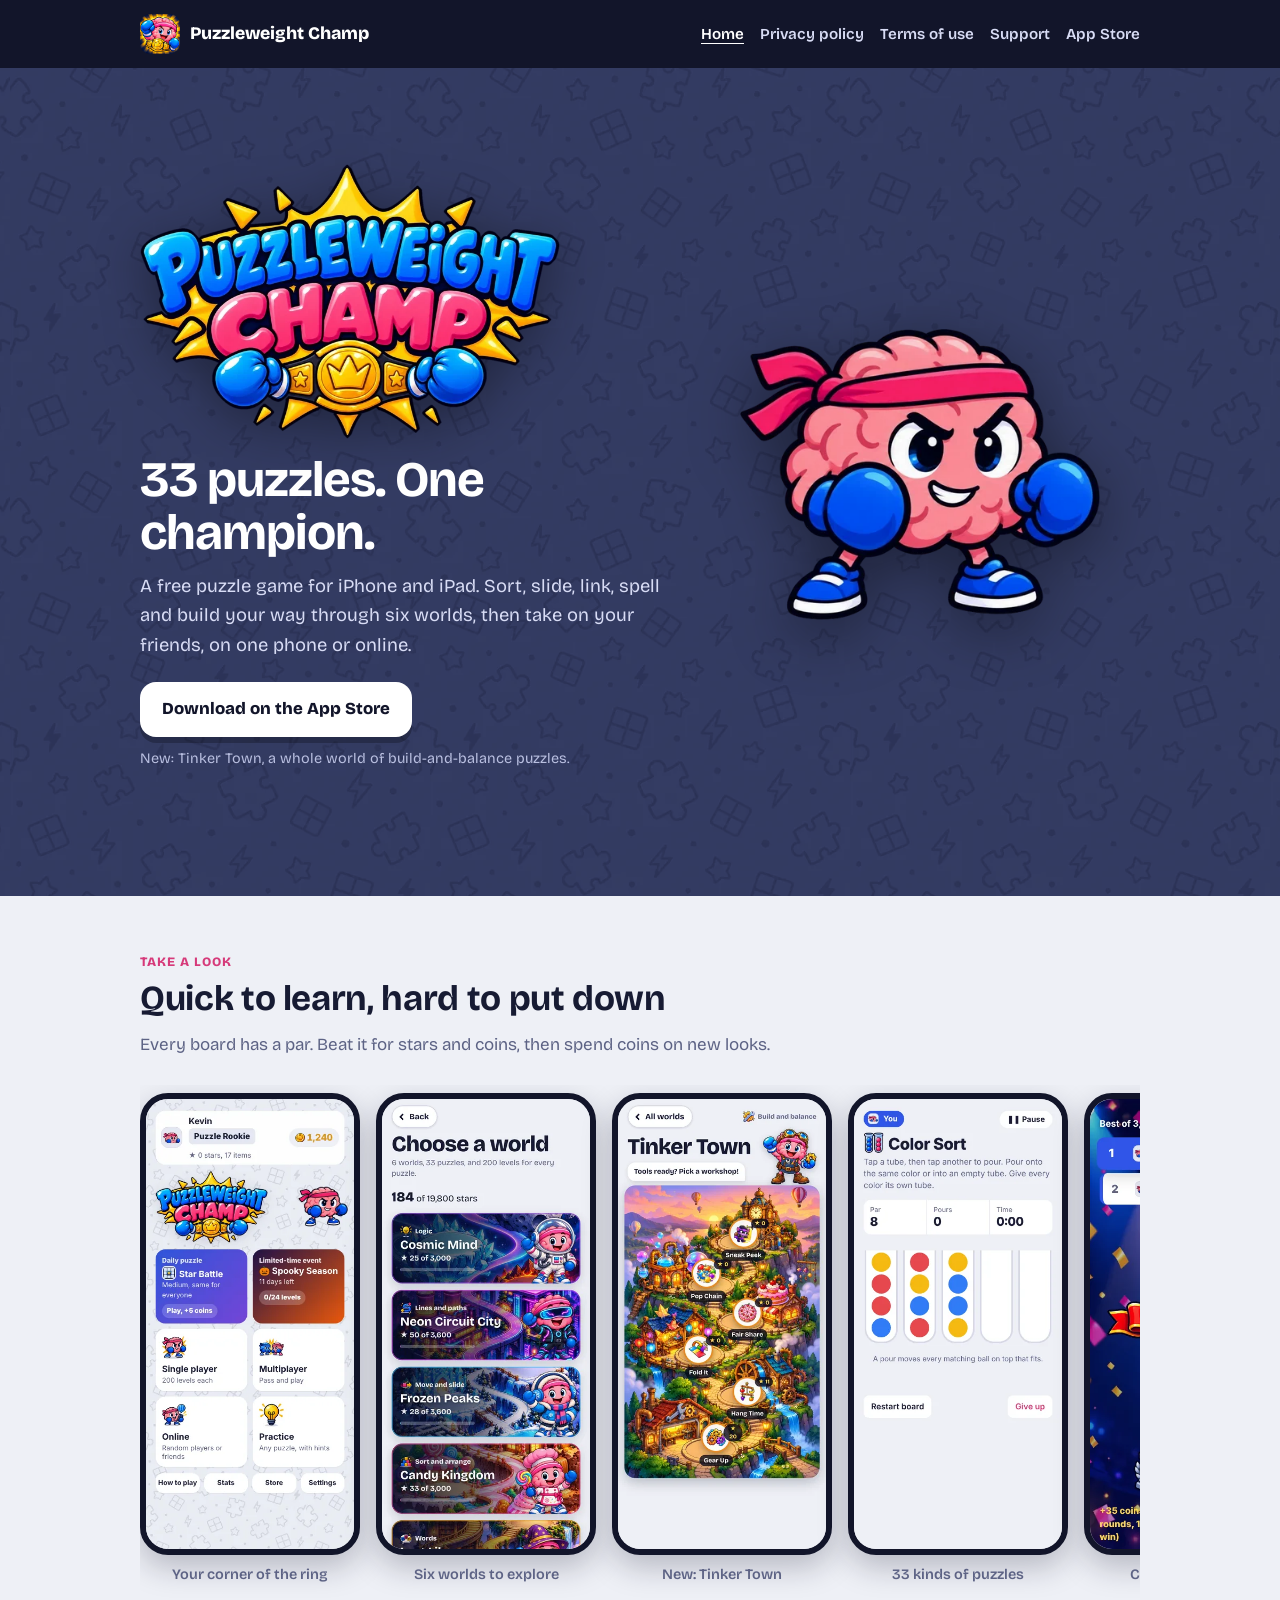
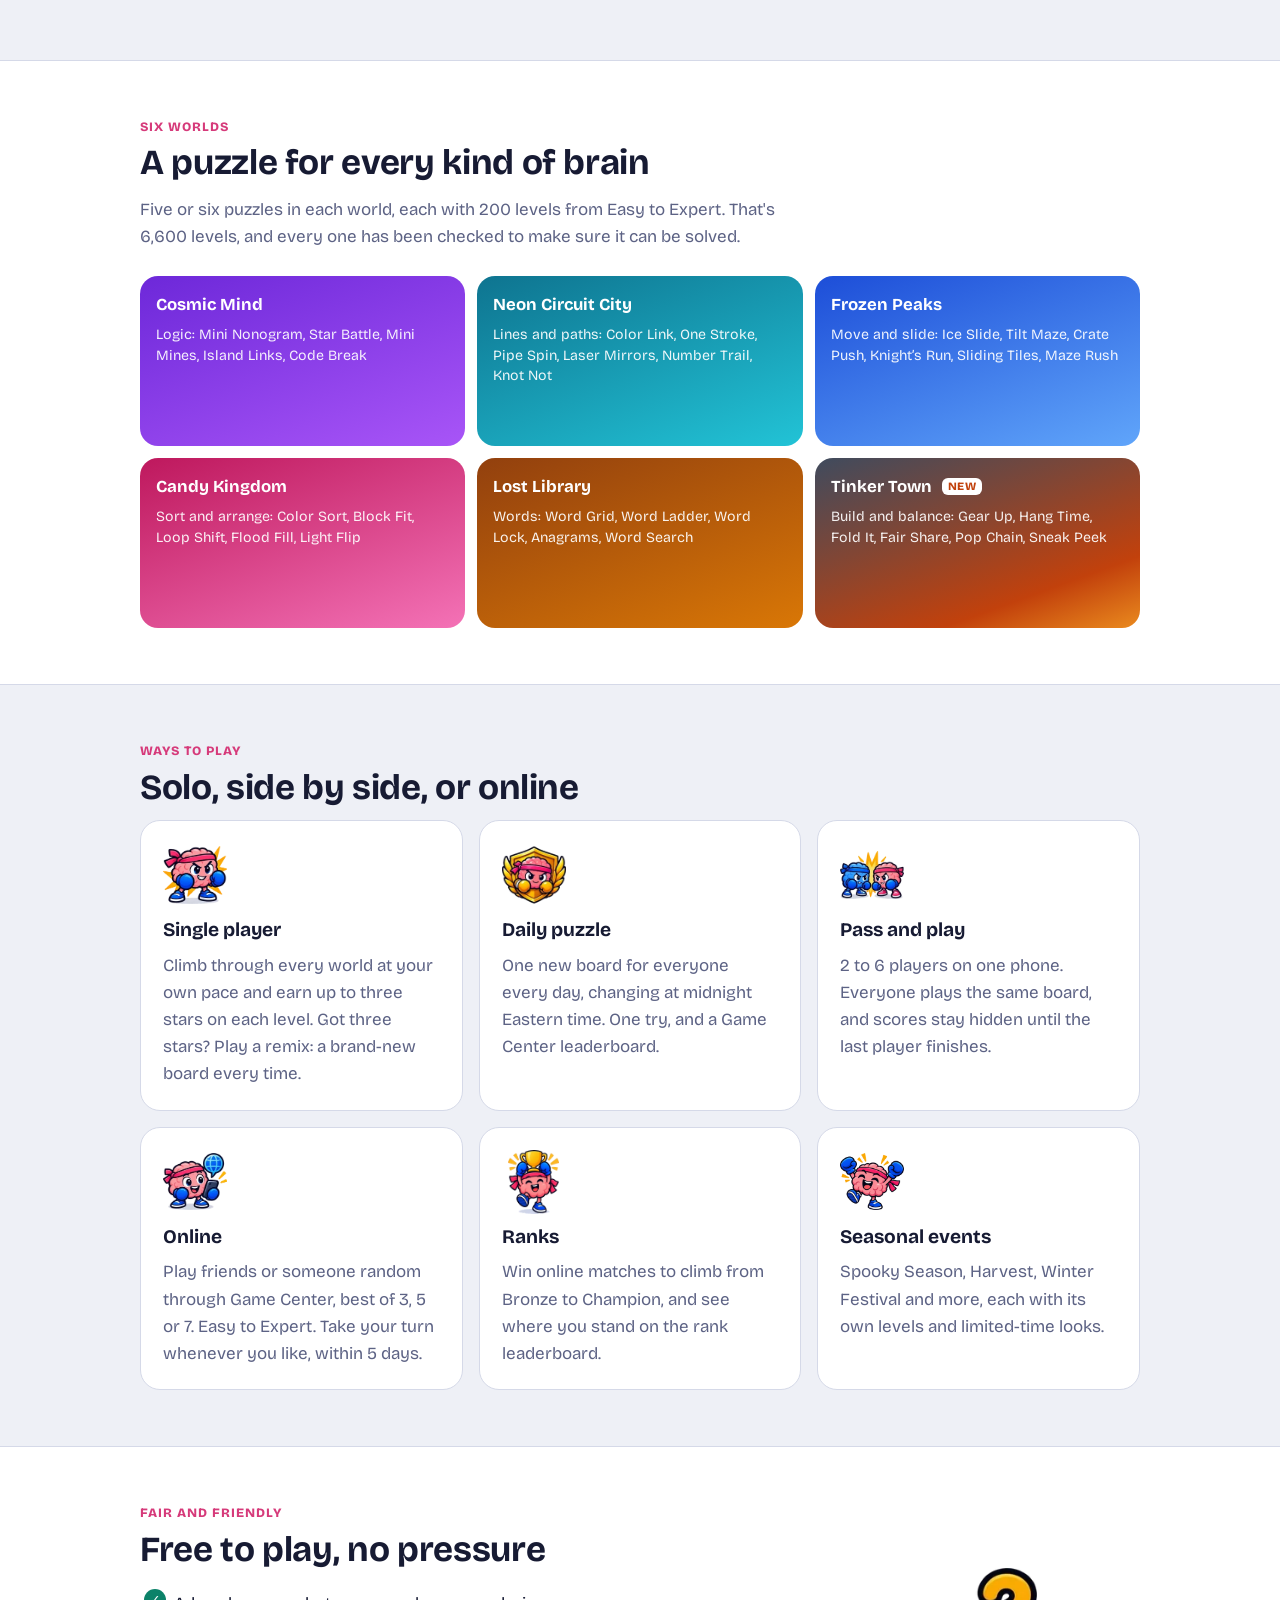
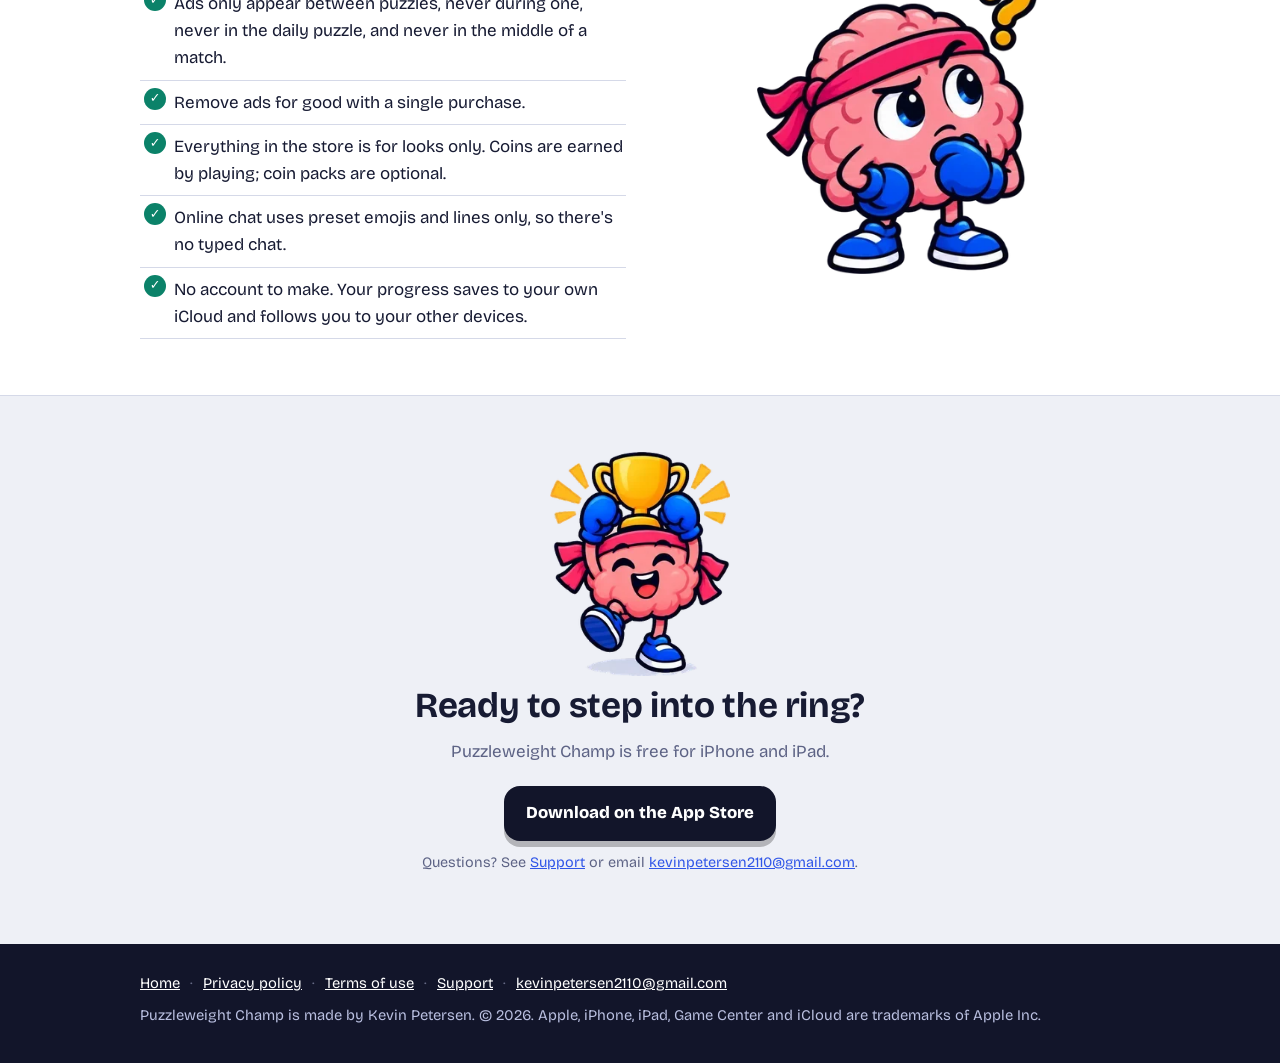
<file: index.html>
<!doctype html>
<html lang="en">
<head>
<meta charset="utf-8">
<meta name="viewport" content="width=device-width, initial-scale=1">
<meta name="apple-itunes-app" content="app-id=6825614584">
<title>Puzzleweight Champ: 33 puzzles, one champion</title>
<meta name="description" content="A free puzzle game for iPhone and iPad: 33 kinds of puzzles across six worlds, a daily puzzle, and matches against friends on one phone or online.">
<meta property="og:title" content="Puzzleweight Champ: 33 puzzles, one champion">
<meta property="og:description" content="A free puzzle game for iPhone and iPad: 33 kinds of puzzles across six worlds, a daily puzzle, and matches against friends on one phone or online.">
<meta property="og:image" content="icon.png">
<link rel="icon" type="image/png" href="favicon.png">
<link rel="apple-touch-icon" href="apple-touch-icon.png">
<link rel="preconnect" href="https://fonts.googleapis.com">
<link rel="preconnect" href="https://fonts.gstatic.com" crossorigin>
<link href="https://fonts.googleapis.com/css2?family=Bricolage+Grotesque:opsz,wght@12..96,400..800&display=swap" rel="stylesheet">
<link rel="stylesheet" href="style.css">
</head>
<body>
<header class="site-head"><div class="wrap">
  <a class="brand" href="index.html"><img src="icon.png" alt="">Puzzleweight Champ</a>
  <nav class="nav" aria-label="Main"><a href="index.html" aria-current="page">Home</a><a href="privacy.html">Privacy policy</a><a href="terms.html">Terms of use</a><a href="support.html">Support</a><a href="https://apps.apple.com/us/app/puzzleweight-champ/id6825614584">App Store</a></nav>
</div></header>

<main>
<section class="hero"><div class="wrap">
  <div>
    <img class="logo" src="logo.webp" width="720" height="471" alt="Puzzleweight Champ">
    <h1>33 puzzles. One champion.</h1>
    <p class="lead">A free puzzle game for iPhone and iPad. Sort, slide, link, spell and build your way through six worlds, then take on your friends, on one phone or online.</p>
    <a class="btn" href="https://apps.apple.com/us/app/puzzleweight-champ/id6825614584">Download on the App Store</a>
    <p class="note">New: Tinker Town, a whole world of build-and-balance puzzles.</p>
  </div>
  <img class="mascot" src="ready.webp" width="445" height="360" alt="Champ, the boxing brain mascot, ready to play">
</div></section>

<section><div class="wrap">
  <p class="kicker">Take a look</p>
  <h2>Quick to learn, hard to put down</h2>
  <p class="sub">Every board has a par. Beat it for stars and coins, then spend coins on new looks.</p>
  <div class="shots">
    <figure><img src="shot-home.webp" width="390" height="844" alt="Main menu with the daily puzzle, events and game modes" loading="lazy"><figcaption>Your corner of the ring</figcaption></figure>
    <figure><img src="shot-worlds.webp" width="390" height="844" alt="Six puzzle worlds: Cosmic Mind, Neon Circuit City, Frozen Peaks, Candy Kingdom, Lost Library and Tinker Town" loading="lazy"><figcaption>Six worlds to explore</figcaption></figure>
    <figure><img src="shot-tinker.webp" width="390" height="844" alt="The Tinker Town map with six workshop puzzles" loading="lazy"><figcaption>New: Tinker Town</figcaption></figure>
    <figure><img src="shot-puzzle.webp" width="390" height="844" alt="A Color Sort puzzle with tubes of colored balls" loading="lazy"><figcaption>33 kinds of puzzles</figcaption></figure>
    <figure><img src="shot-finale.webp" width="390" height="844" alt="Final results of a match with a winner banner and podium" loading="lazy"><figcaption>Crown a champion</figcaption></figure>
    <figure><img src="shot-online.webp" width="390" height="844" alt="An online match with standings and the next puzzle" loading="lazy"><figcaption>Play friends online</figcaption></figure>
    <figure><img src="shot-store.webp" width="390" height="844" alt="The store with avatars, colors and emotes" loading="lazy"><figcaption>Make it yours</figcaption></figure>
  </div>
</div></section>

<section class="band"><div class="wrap">
  <p class="kicker">Six worlds</p>
  <h2>A puzzle for every kind of brain</h2>
  <p class="sub">Five or six puzzles in each world, each with 200 levels from Easy to Expert. That's 6,600 levels, and every one has been checked to make sure it can be solved.</p>
  <div class="worlds">
    <div class="world w1"><b>Cosmic Mind</b><small>Logic: Mini Nonogram, Star Battle, Mini Mines, Island Links, Code Break</small></div>
    <div class="world w2"><b>Neon Circuit City</b><small>Lines and paths: Color Link, One Stroke, Pipe Spin, Laser Mirrors, Number Trail, Knot Not</small></div>
    <div class="world w3"><b>Frozen Peaks</b><small>Move and slide: Ice Slide, Tilt Maze, Crate Push, Knight’s Run, Sliding Tiles, Maze Rush</small></div>
    <div class="world w4"><b>Candy Kingdom</b><small>Sort and arrange: Color Sort, Block Fit, Loop Shift, Flood Fill, Light Flip</small></div>
    <div class="world w5"><b>Lost Library</b><small>Words: Word Grid, Word Ladder, Word Lock, Anagrams, Word Search</small></div>
    <div class="world w6"><b>Tinker Town <i class="newtag">New</i></b><small>Build and balance: Gear Up, Hang Time, Fold It, Fair Share, Pop Chain, Sneak Peek</small></div>
  </div>
</div></section>

<section><div class="wrap">
  <p class="kicker">Ways to play</p>
  <h2>Solo, side by side, or online</h2>
  <div class="grid">
    <div class="card"><img class="ic" src="md_single.webp" alt=""><h3>Single player</h3><p>Climb through every world at your own pace and earn up to three stars on each level. Got three stars? Play a remix: a brand-new board every time.</p></div>
    <div class="card"><img class="ic" src="rk_gold.webp" alt=""><h3>Daily puzzle</h3><p>One new board for everyone every day, changing at midnight Eastern time. One try, and a Game Center leaderboard.</p></div>
    <div class="card"><img class="ic" src="md_multi.webp" alt=""><h3>Pass and play</h3><p>2 to 6 players on one phone. Everyone plays the same board, and scores stay hidden until the last player finishes.</p></div>
    <div class="card"><img class="ic" src="md_online.webp" alt=""><h3>Online</h3><p>Play friends or someone random through Game Center, best of 3, 5 or 7. Easy to Expert. Take your turn whenever you like, within 5 days.</p></div>
    <div class="card"><img class="ic" src="trophy.webp" alt=""><h3>Ranks</h3><p>Win online matches to climb from Bronze to Champion, and see where you stand on the rank leaderboard.</p></div>
    <div class="card"><img class="ic" src="cheer.webp" alt=""><h3>Seasonal events</h3><p>Spooky Season, Harvest, Winter Festival and more, each with its own levels and limited-time looks.</p></div>
  </div>
</div></section>

<section class="band"><div class="wrap split">
  <div>
    <p class="kicker">Fair and friendly</p>
    <h2>Free to play, no pressure</h2>
    <ul class="ticks">
      <li>Ads only appear between puzzles, never during one, never in the daily puzzle, and never in the middle of a match.</li>
      <li>Remove ads for good with a single purchase.</li>
      <li>Everything in the store is for looks only. Coins are earned by playing; coin packs are optional.</li>
      <li>Online chat uses preset emojis and lines only, so there's no typed chat.</li>
      <li>No account to make. Your progress saves to your own iCloud and follows you to your other devices.</li>
    </ul>
  </div>
  <img src="think.webp" width="330" height="360" alt="Champ thinking" style="justify-self:center;width:min(280px,80%)" loading="lazy">
</div></section>

<section id="get"><div class="wrap cta">
  <img src="trophy.webp" width="241" height="300" alt="Champ holding a trophy" loading="lazy">
  <h2>Ready to step into the ring?</h2>
  <p class="sub" style="margin:0 auto 20px">Puzzleweight Champ is free for iPhone and iPad.</p>
  <a class="btn" href="https://apps.apple.com/us/app/puzzleweight-champ/id6825614584">Download on the App Store</a>
  <p class="note">Questions? See <a href="support.html">Support</a> or email <a href="mailto:kevinpetersen2110@gmail.com">kevinpetersen2110@gmail.com</a>.</p>
</div></section>
</main>
<footer class="site-foot"><div class="wrap">
  <div class="links"><a href="index.html">Home</a><span>·</span><a href="privacy.html">Privacy policy</a><span>·</span><a href="terms.html">Terms of use</a><span>·</span><a href="support.html">Support</a><span>·</span><a href="mailto:kevinpetersen2110@gmail.com">kevinpetersen2110@gmail.com</a></div>
  <div>Puzzleweight Champ is made by Kevin Petersen. © 2026. Apple, iPhone, iPad, Game Center and iCloud are trademarks of Apple Inc.</div>
</div></footer>
</body>
</html>
</file>
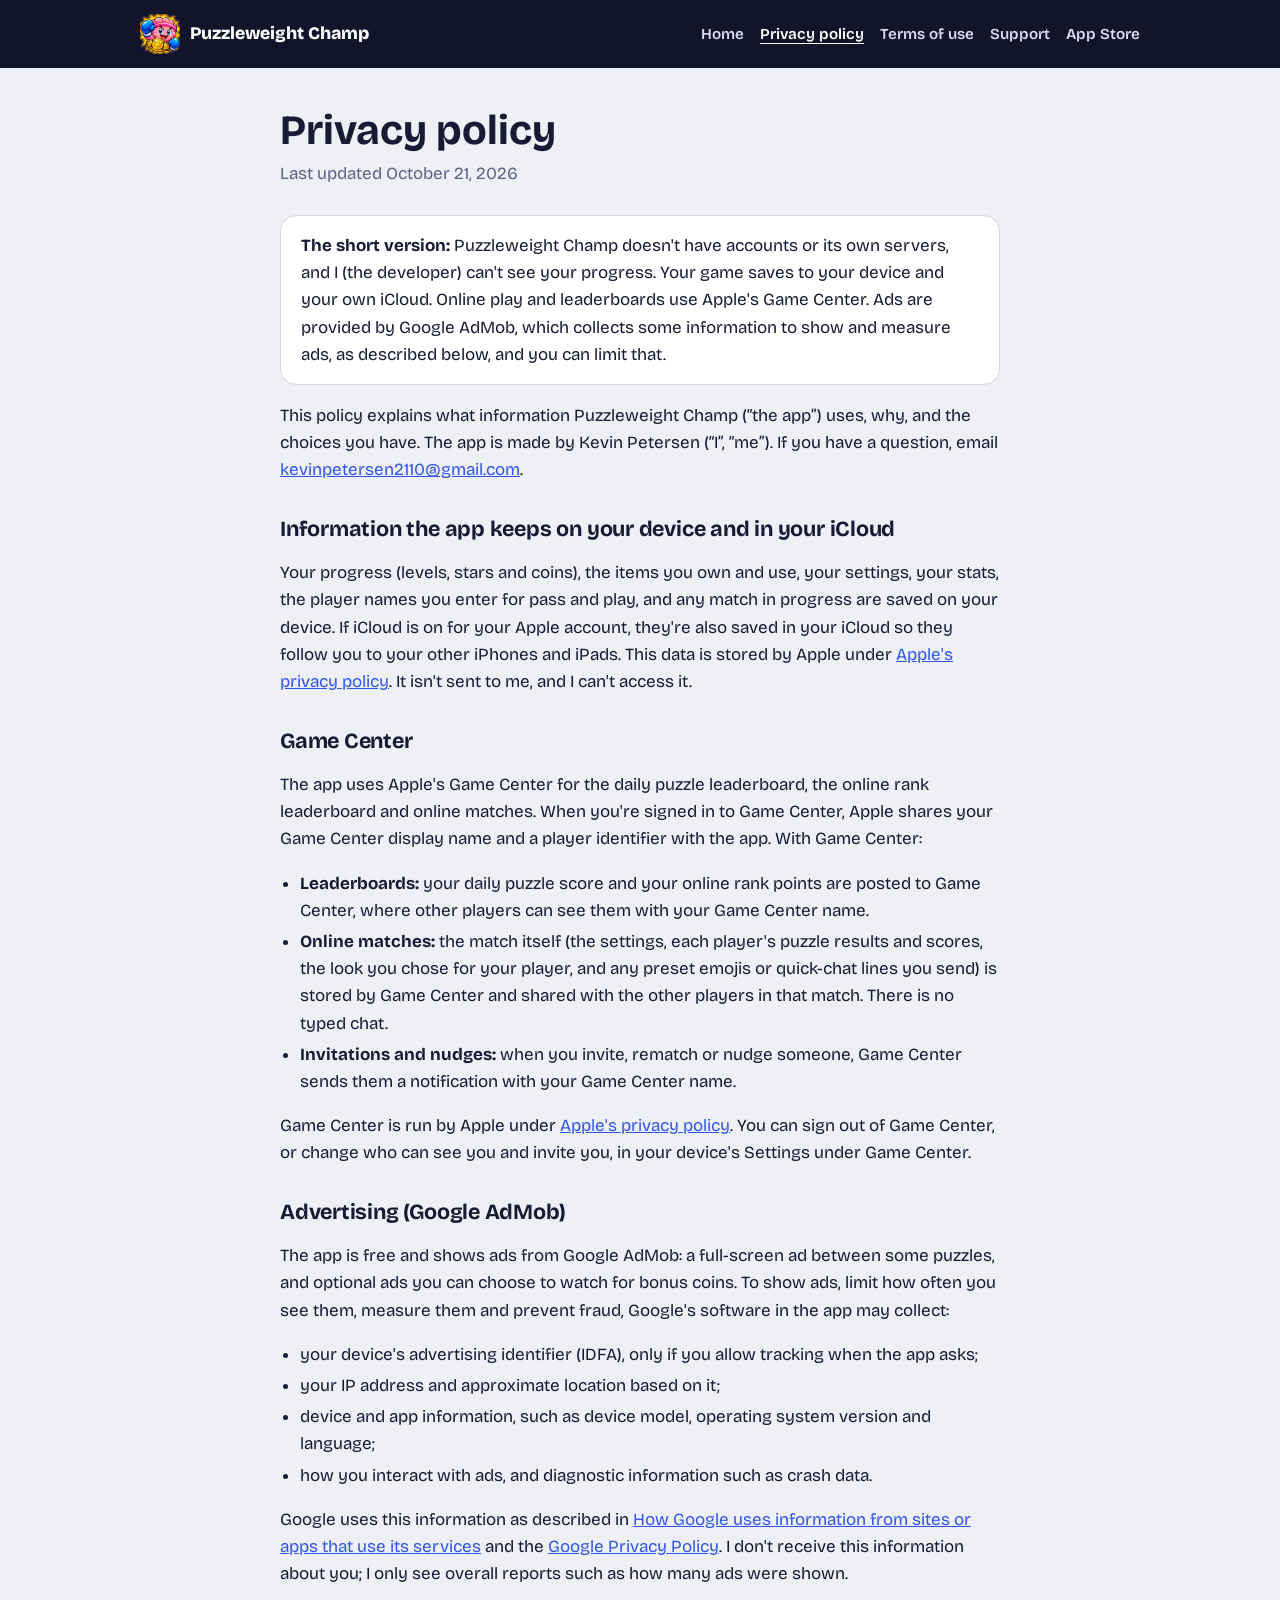
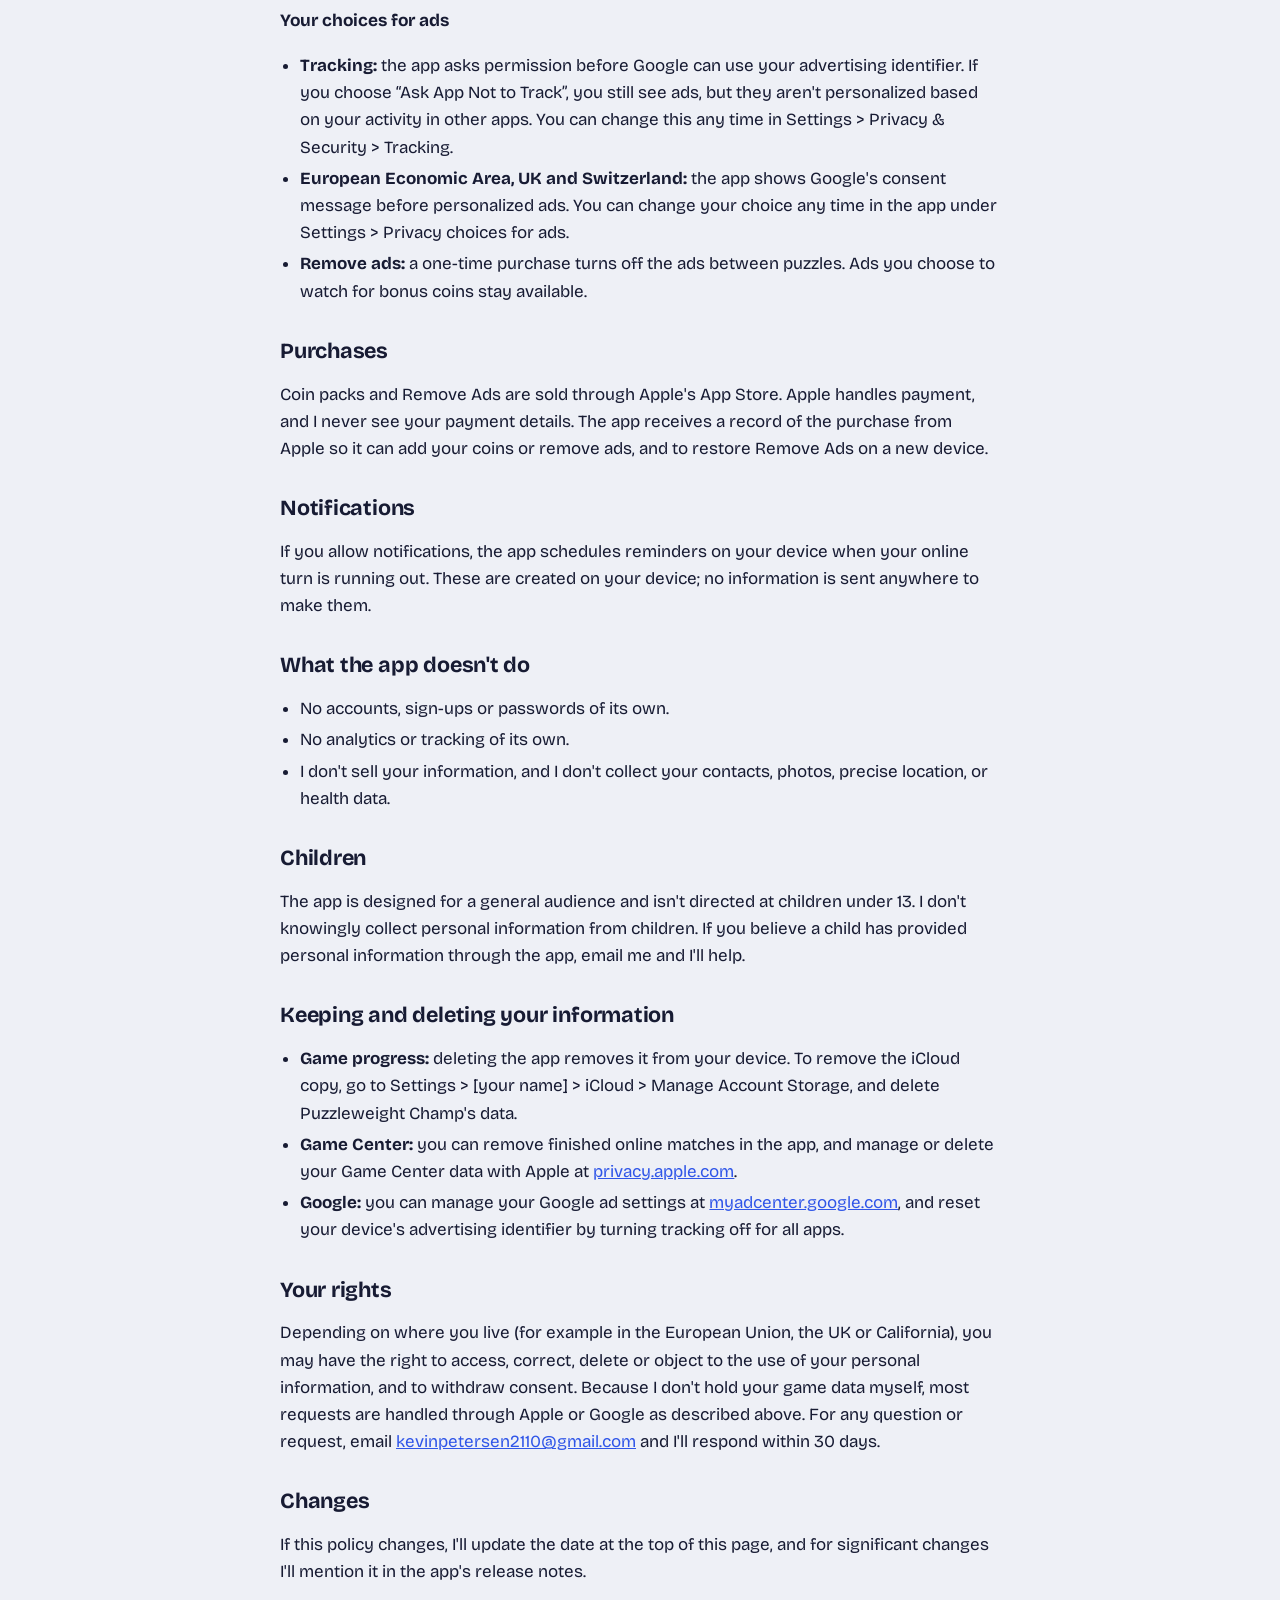
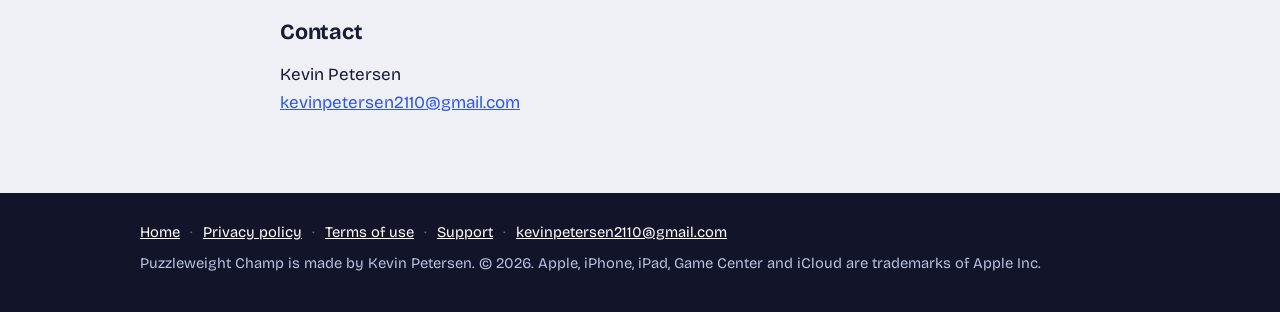
<file: privacy.html>
<!doctype html>
<html lang="en">
<head>
<meta charset="utf-8">
<meta name="viewport" content="width=device-width, initial-scale=1">
<title>Privacy policy · Puzzleweight Champ</title>
<meta name="description" content="How Puzzleweight Champ handles your information.">
<meta property="og:title" content="Privacy policy · Puzzleweight Champ">
<meta property="og:description" content="How Puzzleweight Champ handles your information.">
<meta property="og:image" content="icon.png">
<link rel="icon" type="image/png" href="favicon.png">
<link rel="apple-touch-icon" href="apple-touch-icon.png">
<link rel="preconnect" href="https://fonts.googleapis.com">
<link rel="preconnect" href="https://fonts.gstatic.com" crossorigin>
<link href="https://fonts.googleapis.com/css2?family=Bricolage+Grotesque:opsz,wght@12..96,400..800&display=swap" rel="stylesheet">
<link rel="stylesheet" href="style.css">
</head>
<body>
<header class="site-head"><div class="wrap">
  <a class="brand" href="index.html"><img src="icon.png" alt="">Puzzleweight Champ</a>
  <nav class="nav" aria-label="Main"><a href="index.html">Home</a><a href="privacy.html" aria-current="page">Privacy policy</a><a href="terms.html">Terms of use</a><a href="support.html">Support</a><a href="index.html#get">App Store</a></nav>
</div></header>

<main class="doc"><div class="wrap narrow">
<h1>Privacy policy</h1>
<p class="updated">Last updated October 21, 2026</p>

<div class="box"><b>The short version:</b> Puzzleweight Champ doesn't have accounts or its own servers, and I (the developer) can't see your progress. Your game saves to your device and your own iCloud. Online play and leaderboards use Apple's Game Center. Ads are provided by Google AdMob, which collects some information to show and measure ads, as described below, and you can limit that.</div>

<p>This policy explains what information Puzzleweight Champ (“the app”) uses, why, and the choices you have. The app is made by Kevin Petersen (“I”, “me”). If you have a question, email <a href="mailto:kevinpetersen2110@gmail.com">kevinpetersen2110@gmail.com</a>.</p>

<h2>Information the app keeps on your device and in your iCloud</h2>
<p>Your progress (levels, stars and coins), the items you own and use, your settings, your stats, the player names you enter for pass and play, and any match in progress are saved on your device. If iCloud is on for your Apple account, they're also saved in your iCloud so they follow you to your other iPhones and iPads. This data is stored by Apple under <a href="https://www.apple.com/legal/privacy/">Apple's privacy policy</a>. It isn't sent to me, and I can't access it.</p>

<h2>Game Center</h2>
<p>The app uses Apple's Game Center for the daily puzzle leaderboard, the online rank leaderboard and online matches. When you're signed in to Game Center, Apple shares your Game Center display name and a player identifier with the app. With Game Center:</p>
<ul>
  <li><b>Leaderboards:</b> your daily puzzle score and your online rank points are posted to Game Center, where other players can see them with your Game Center name.</li>
  <li><b>Online matches:</b> the match itself (the settings, each player's puzzle results and scores, the look you chose for your player, and any preset emojis or quick-chat lines you send) is stored by Game Center and shared with the other players in that match. There is no typed chat.</li>
  <li><b>Invitations and nudges:</b> when you invite, rematch or nudge someone, Game Center sends them a notification with your Game Center name.</li>
</ul>
<p>Game Center is run by Apple under <a href="https://www.apple.com/legal/privacy/">Apple's privacy policy</a>. You can sign out of Game Center, or change who can see you and invite you, in your device's Settings under Game Center.</p>

<h2>Advertising (Google AdMob)</h2>
<p>The app is free and shows ads from Google AdMob: a full-screen ad between some puzzles, and optional ads you can choose to watch for bonus coins. To show ads, limit how often you see them, measure them and prevent fraud, Google's software in the app may collect:</p>
<ul>
  <li>your device's advertising identifier (IDFA), only if you allow tracking when the app asks;</li>
  <li>your IP address and approximate location based on it;</li>
  <li>device and app information, such as device model, operating system version and language;</li>
  <li>how you interact with ads, and diagnostic information such as crash data.</li>
</ul>
<p>Google uses this information as described in <a href="https://policies.google.com/technologies/partner-sites">How Google uses information from sites or apps that use its services</a> and the <a href="https://policies.google.com/privacy">Google Privacy Policy</a>. I don't receive this information about you; I only see overall reports such as how many ads were shown.</p>
<h3>Your choices for ads</h3>
<ul>
  <li><b>Tracking:</b> the app asks permission before Google can use your advertising identifier. If you choose “Ask App Not to Track”, you still see ads, but they aren't personalized based on your activity in other apps. You can change this any time in Settings &gt; Privacy &amp; Security &gt; Tracking.</li>
  <li><b>European Economic Area, UK and Switzerland:</b> the app shows Google's consent message before personalized ads. You can change your choice any time in the app under Settings &gt; Privacy choices for ads.</li>
  <li><b>Remove ads:</b> a one-time purchase turns off the ads between puzzles. Ads you choose to watch for bonus coins stay available.</li>
</ul>

<h2>Purchases</h2>
<p>Coin packs and Remove Ads are sold through Apple's App Store. Apple handles payment, and I never see your payment details. The app receives a record of the purchase from Apple so it can add your coins or remove ads, and to restore Remove Ads on a new device.</p>

<h2>Notifications</h2>
<p>If you allow notifications, the app schedules reminders on your device when your online turn is running out. These are created on your device; no information is sent anywhere to make them.</p>

<h2>What the app doesn't do</h2>
<ul>
  <li>No accounts, sign-ups or passwords of its own.</li>
  <li>No analytics or tracking of its own.</li>
  <li>I don't sell your information, and I don't collect your contacts, photos, precise location, or health data.</li>
</ul>

<h2>Children</h2>
<p>The app is designed for a general audience and isn't directed at children under 13. I don't knowingly collect personal information from children. If you believe a child has provided personal information through the app, email me and I'll help.</p>

<h2>Keeping and deleting your information</h2>
<ul>
  <li><b>Game progress:</b> deleting the app removes it from your device. To remove the iCloud copy, go to Settings &gt; [your name] &gt; iCloud &gt; Manage Account Storage, and delete Puzzleweight Champ's data.</li>
  <li><b>Game Center:</b> you can remove finished online matches in the app, and manage or delete your Game Center data with Apple at <a href="https://privacy.apple.com">privacy.apple.com</a>.</li>
  <li><b>Google:</b> you can manage your Google ad settings at <a href="https://myadcenter.google.com">myadcenter.google.com</a>, and reset your device's advertising identifier by turning tracking off for all apps.</li>
</ul>

<h2>Your rights</h2>
<p>Depending on where you live (for example in the European Union, the UK or California), you may have the right to access, correct, delete or object to the use of your personal information, and to withdraw consent. Because I don't hold your game data myself, most requests are handled through Apple or Google as described above. For any question or request, email <a href="mailto:kevinpetersen2110@gmail.com">kevinpetersen2110@gmail.com</a> and I'll respond within 30 days.</p>

<h2>Changes</h2>
<p>If this policy changes, I'll update the date at the top of this page, and for significant changes I'll mention it in the app's release notes.</p>

<h2>Contact</h2>
<p>Kevin Petersen<br><a href="mailto:kevinpetersen2110@gmail.com">kevinpetersen2110@gmail.com</a></p>
</div></main>
<footer class="site-foot"><div class="wrap">
  <div class="links"><a href="index.html">Home</a><span>·</span><a href="privacy.html">Privacy policy</a><span>·</span><a href="terms.html">Terms of use</a><span>·</span><a href="support.html">Support</a><span>·</span><a href="mailto:kevinpetersen2110@gmail.com">kevinpetersen2110@gmail.com</a></div>
  <div>Puzzleweight Champ is made by Kevin Petersen. © 2026. Apple, iPhone, iPad, Game Center and iCloud are trademarks of Apple Inc.</div>
</div></footer>
</body>
</html>
</file>
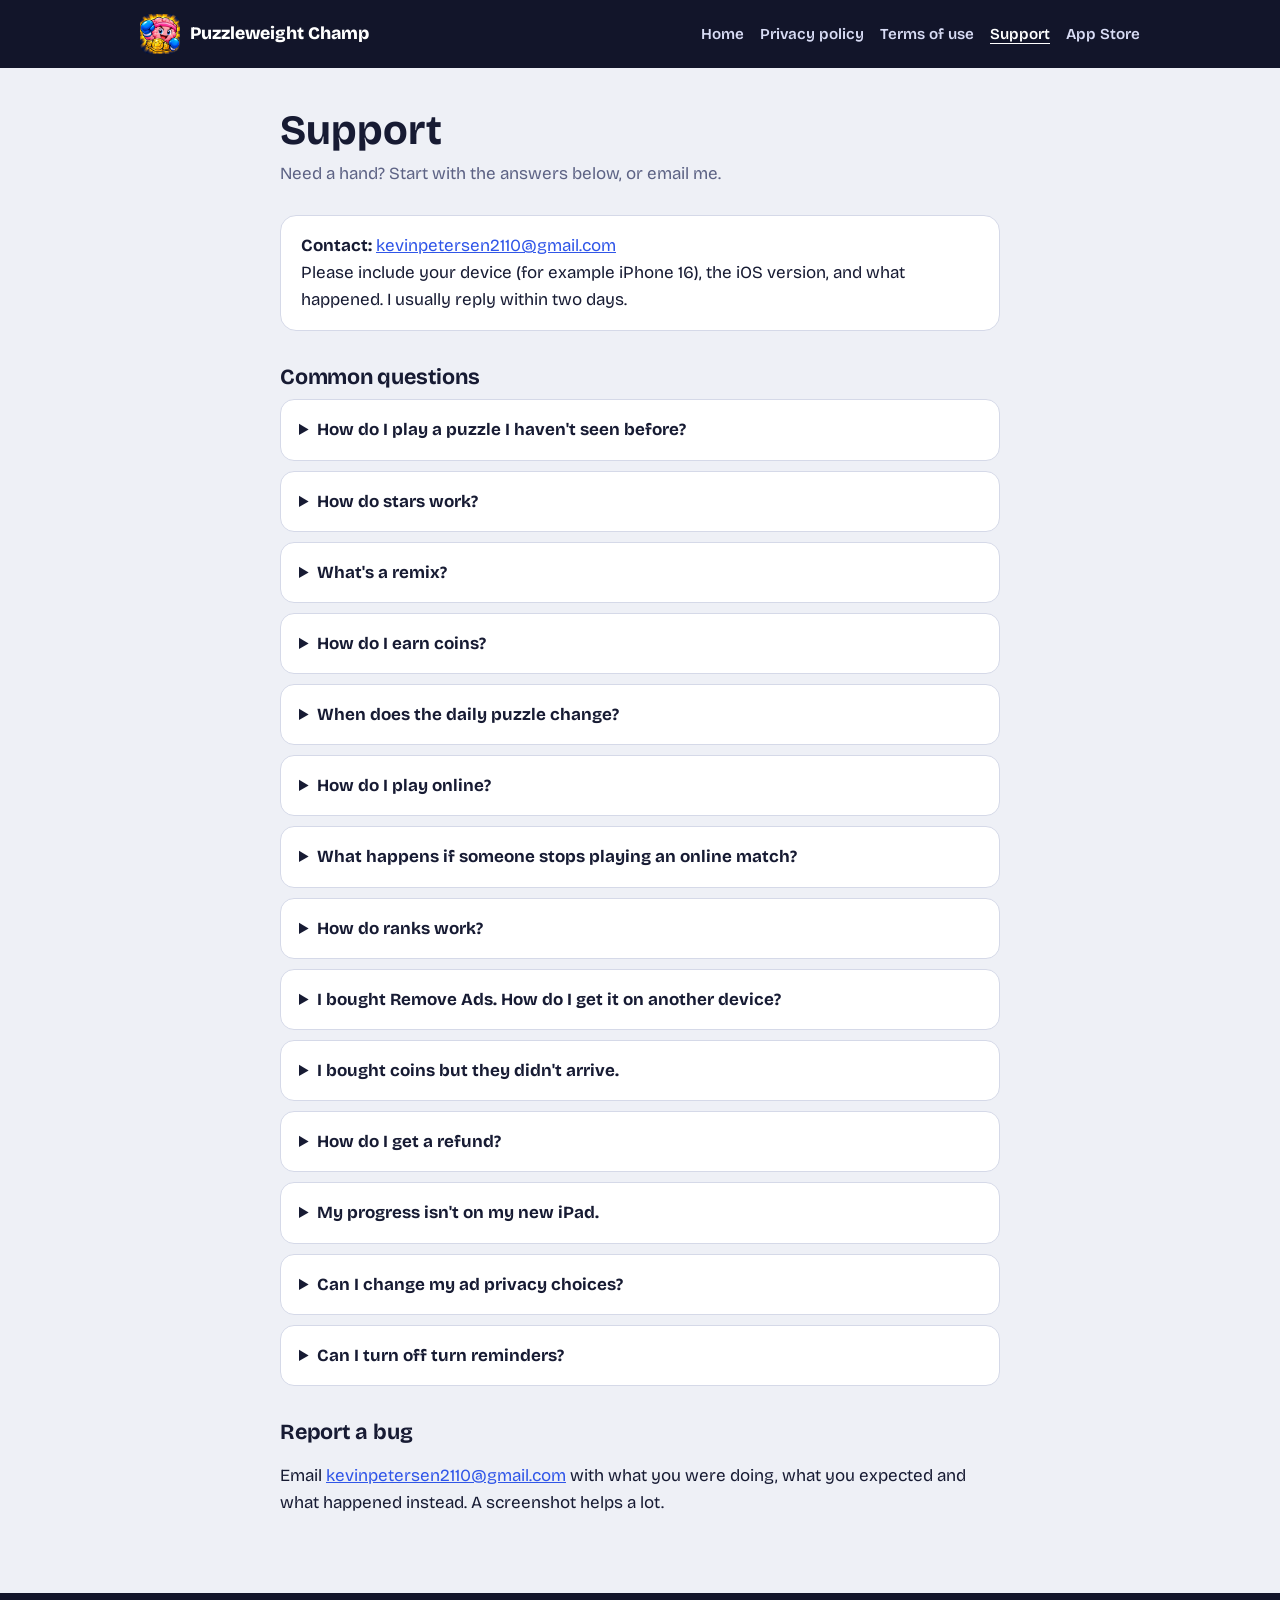
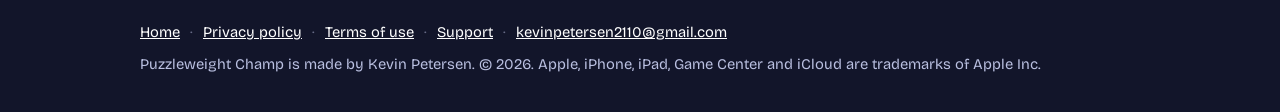
<file: support.html>
<!doctype html>
<html lang="en">
<head>
<meta charset="utf-8">
<meta name="viewport" content="width=device-width, initial-scale=1">
<meta name="apple-itunes-app" content="app-id=6825614584">
<title>Support · Puzzleweight Champ</title>
<meta name="description" content="Help with Puzzleweight Champ.">
<meta property="og:title" content="Support · Puzzleweight Champ">
<meta property="og:description" content="Help with Puzzleweight Champ.">
<meta property="og:image" content="icon.png">
<link rel="icon" type="image/png" href="favicon.png">
<link rel="apple-touch-icon" href="apple-touch-icon.png">
<link rel="preconnect" href="https://fonts.googleapis.com">
<link rel="preconnect" href="https://fonts.gstatic.com" crossorigin>
<link href="https://fonts.googleapis.com/css2?family=Bricolage+Grotesque:opsz,wght@12..96,400..800&display=swap" rel="stylesheet">
<link rel="stylesheet" href="style.css">
</head>
<body>
<header class="site-head"><div class="wrap">
  <a class="brand" href="index.html"><img src="icon.png" alt="">Puzzleweight Champ</a>
  <nav class="nav" aria-label="Main"><a href="index.html">Home</a><a href="privacy.html">Privacy policy</a><a href="terms.html">Terms of use</a><a href="support.html" aria-current="page">Support</a><a href="https://apps.apple.com/us/app/puzzleweight-champ/id6825614584">App Store</a></nav>
</div></header>

<main class="doc"><div class="wrap narrow">
<h1>Support</h1>
<p class="updated">Need a hand? Start with the answers below, or email me.</p>
<div class="box"><b>Contact:</b> <a href="mailto:kevinpetersen2110@gmail.com?subject=Puzzleweight%20Champ%20support">kevinpetersen2110@gmail.com</a><br>Please include your device (for example iPhone 16), the iOS version, and what happened. I usually reply within two days.</div>
<h2>Common questions</h2>
<div class="faq">
<details><summary>How do I play a puzzle I haven't seen before?</summary><p>Every puzzle shows its rules before you start. The first time you open a puzzle you can try a guided round, and the hint button shows the next correct step if you get stuck. Every board can be solved: all 6,600 levels have been checked by computer.</p></details><details><summary>How do stars work?</summary><p>Every board has a par: the number of moves (or mistakes, guesses or letters) a great solve takes. Match par for three stars. The results screen shows exactly what each star needed.</p></details>
<details><summary>What's a remix?</summary><p>Once you have three stars on a level, its screen shows Play a remix. A remix is a brand-new board with the same size and difficulty as that level, and remixes keep rotating through boards you haven't played. They earn coins every time, more on Hard and Expert, and never change the stars you already have.</p></details>
<details><summary>How do I earn coins?</summary><p>By playing: new stars on levels, remixes, the daily puzzle (with a streak bonus every 7th and 30th day in a row), matches, and bonuses for finishing a difficulty, a whole puzzle or a whole world. Hard and Expert pay more than Easy and Medium. In the app, How to play &gt; Earning coins lists every reward.</p></details><details><summary>When does the daily puzzle change?</summary><p>At midnight Eastern time (New York), for everyone everywhere. You get one try per day, and your result is posted to the Game Center leaderboard.</p></details><details><summary>How do I play online?</summary><p>Sign in to Game Center in your device's Settings, then open Online in the app. Choose Play someone random or Invite a friend. Each player has 5 days to take a turn; you'll get a notification when it's yours, and a reminder before time runs out.</p></details><details><summary>What happens if someone stops playing an online match?</summary><p>After 5 days without taking their turn, they forfeit. In a 2-player match the other player wins; with more players, the rest keep playing.</p></details><details><summary>How do ranks work?</summary><p>Online wins earn rank points: +30 for a win (plus 5 for each extra player), +15 for a shared win, 0 for not finishing last, −15 for last place and −20 for quitting. Every 100 points moves you up a division and every 300 a rank, from Bronze to Champion.</p></details><details><summary>I bought Remove Ads. How do I get it on another device?</summary><p>Open Settings in the app and tap Restore purchases while signed in with the same Apple account.</p></details><details><summary>I bought coins but they didn't arrive.</summary><p>Close the app completely and open it again; any purchase that didn't finish is delivered then. If they still haven't arrived, email me with the date of the purchase.</p></details><details><summary>How do I get a refund?</summary><p>Purchases are handled by Apple. Request a refund at reportaproblem.apple.com.</p></details><details><summary>My progress isn't on my new iPad.</summary><p>Make sure both devices use the same Apple account with iCloud turned on, then open the app on the new device and wait a moment. It restarts with your progress once iCloud has synced.</p></details><details><summary>Can I change my ad privacy choices?</summary><p>Yes. Turn tracking on or off in your device's Settings > Privacy & Security > Tracking. In the EU, UK, Switzerland and US states with privacy laws, you can also tap Settings > Privacy choices for ads in the app, including to opt out of the sale or sharing of your information for ads.</p></details><details><summary>Can I turn off turn reminders?</summary><p>Yes, in your device's Settings > Notifications > Puzzleweight Champ.</p></details>
</div>
<h2>Report a bug</h2>
<p>Email <a href="mailto:kevinpetersen2110@gmail.com?subject=Puzzleweight%20Champ%20bug">kevinpetersen2110@gmail.com</a> with what you were doing, what you expected and what happened instead. A screenshot helps a lot.</p>
</div></main>
<footer class="site-foot"><div class="wrap">
  <div class="links"><a href="index.html">Home</a><span>·</span><a href="privacy.html">Privacy policy</a><span>·</span><a href="terms.html">Terms of use</a><span>·</span><a href="support.html">Support</a><span>·</span><a href="mailto:kevinpetersen2110@gmail.com">kevinpetersen2110@gmail.com</a></div>
  <div>Puzzleweight Champ is made by Kevin Petersen. © 2026. Apple, iPhone, iPad, Game Center and iCloud are trademarks of Apple Inc.</div>
</div></footer>
</body>
</html>
</file>
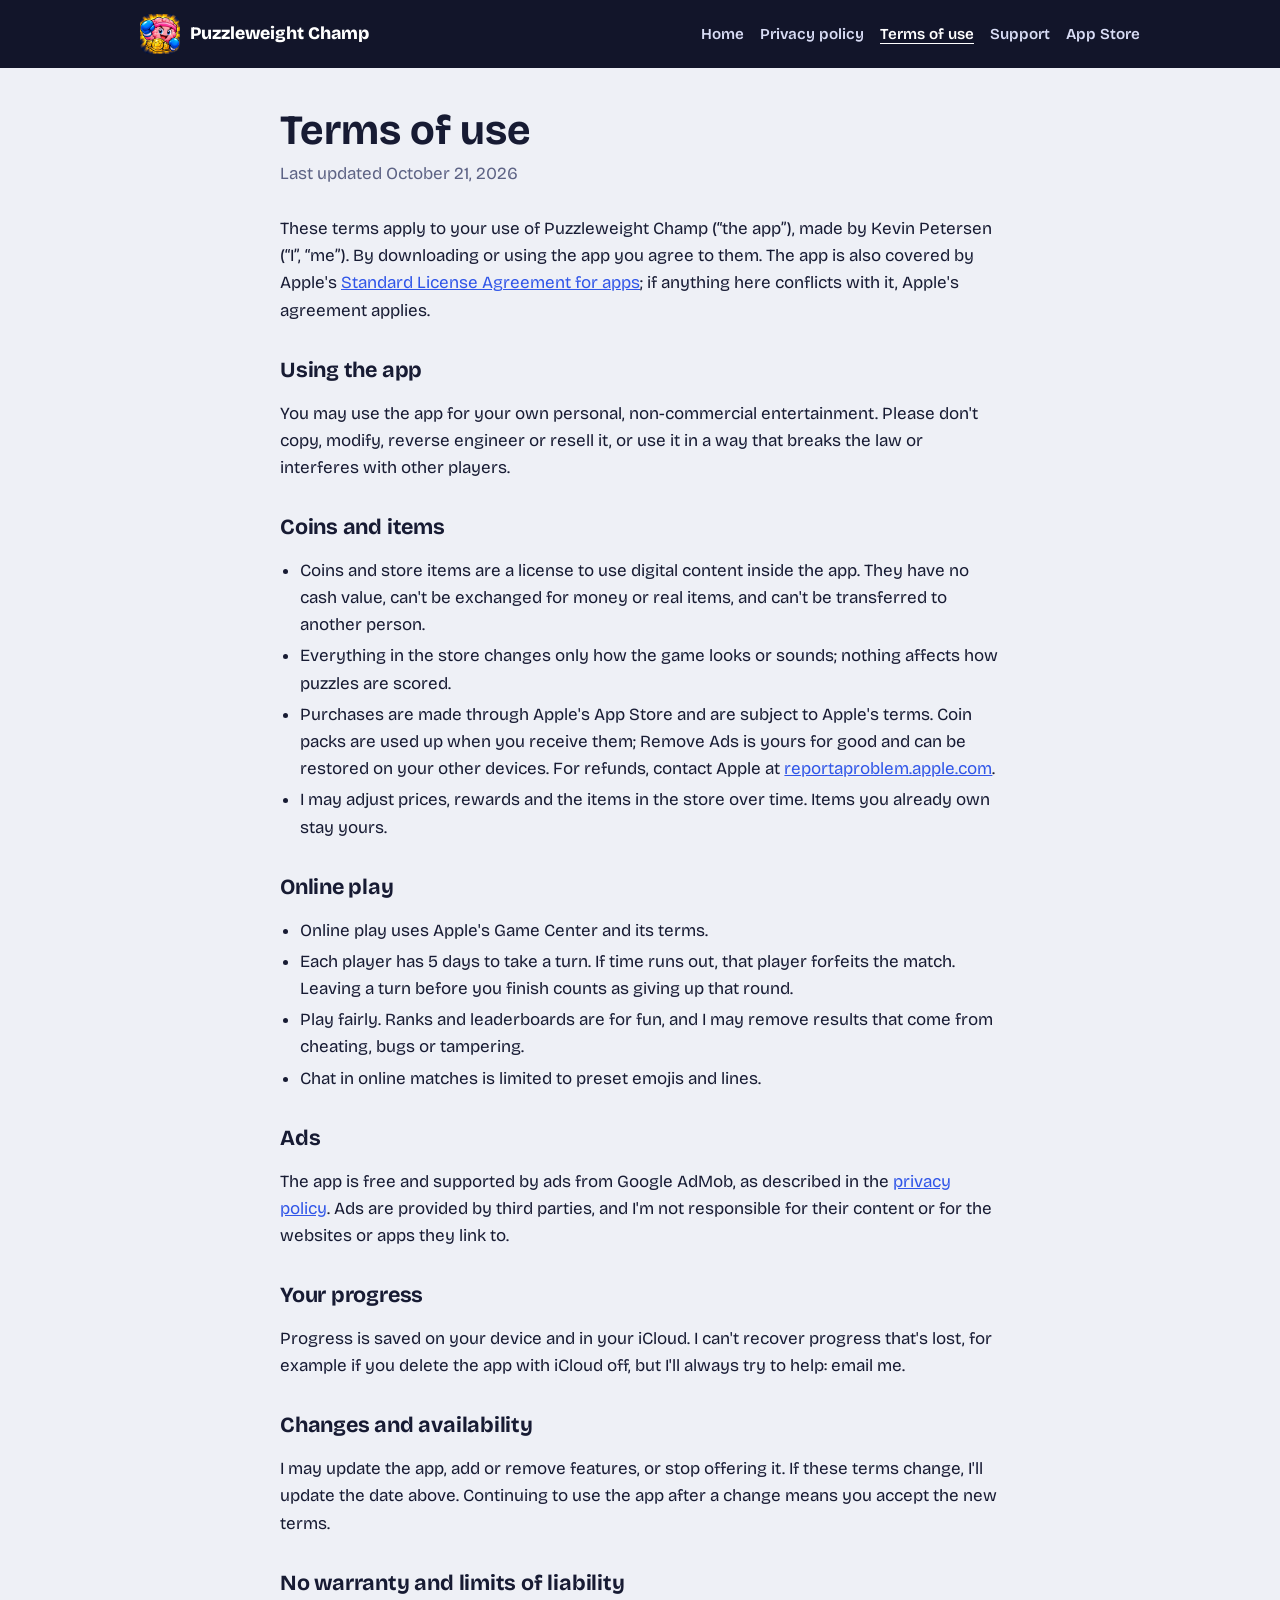
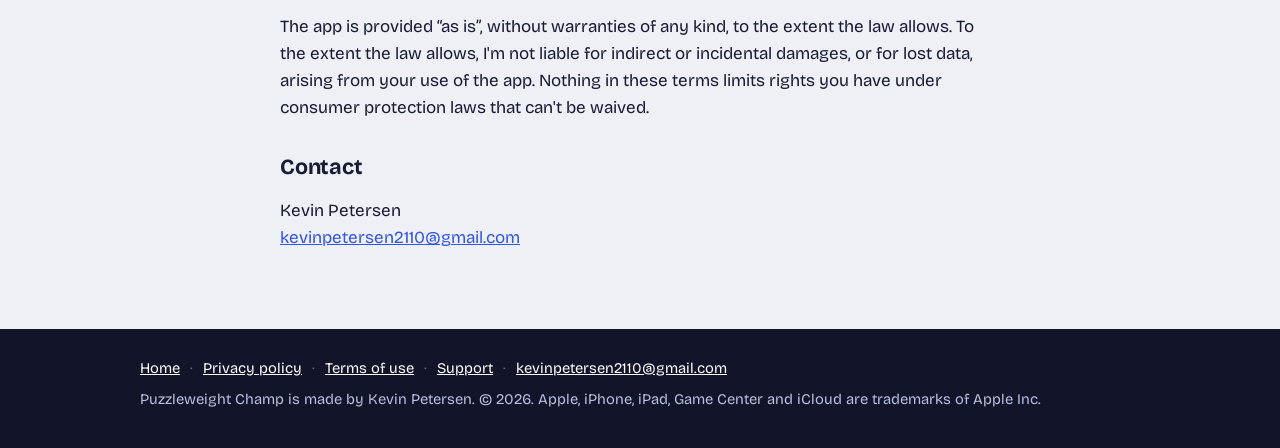
<file: terms.html>
<!doctype html>
<html lang="en">
<head>
<meta charset="utf-8">
<meta name="viewport" content="width=device-width, initial-scale=1">
<meta name="apple-itunes-app" content="app-id=6825614584">
<title>Terms of use · Puzzleweight Champ</title>
<meta name="description" content="The terms for using Puzzleweight Champ.">
<meta property="og:title" content="Terms of use · Puzzleweight Champ">
<meta property="og:description" content="The terms for using Puzzleweight Champ.">
<meta property="og:image" content="icon.png">
<link rel="icon" type="image/png" href="favicon.png">
<link rel="apple-touch-icon" href="apple-touch-icon.png">
<link rel="preconnect" href="https://fonts.googleapis.com">
<link rel="preconnect" href="https://fonts.gstatic.com" crossorigin>
<link href="https://fonts.googleapis.com/css2?family=Bricolage+Grotesque:opsz,wght@12..96,400..800&display=swap" rel="stylesheet">
<link rel="stylesheet" href="style.css">
</head>
<body>
<header class="site-head"><div class="wrap">
  <a class="brand" href="index.html"><img src="icon.png" alt="">Puzzleweight Champ</a>
  <nav class="nav" aria-label="Main"><a href="index.html">Home</a><a href="privacy.html">Privacy policy</a><a href="terms.html" aria-current="page">Terms of use</a><a href="support.html">Support</a><a href="https://apps.apple.com/us/app/puzzleweight-champ/id6825614584">App Store</a></nav>
</div></header>

<main class="doc"><div class="wrap narrow">
<h1>Terms of use</h1>
<p class="updated">Last updated October 21, 2026</p>
<p>These terms apply to your use of Puzzleweight Champ (“the app”), made by Kevin Petersen (“I”, “me”). By downloading or using the app you agree to them. The app is also covered by Apple's <a href="https://www.apple.com/legal/internet-services/itunes/dev/stdeula/">Standard License Agreement for apps</a>; if anything here conflicts with it, Apple's agreement applies.</p>

<h2>Using the app</h2>
<p>You may use the app for your own personal, non-commercial entertainment. Please don't copy, modify, reverse engineer or resell it, or use it in a way that breaks the law or interferes with other players.</p>

<h2>Coins and items</h2>
<ul>
  <li>Coins and store items are a license to use digital content inside the app. They have no cash value, can't be exchanged for money or real items, and can't be transferred to another person.</li>
  <li>Everything in the store changes only how the game looks or sounds; nothing affects how puzzles are scored.</li>
  <li>Purchases are made through Apple's App Store and are subject to Apple's terms. Coin packs are used up when you receive them; Remove Ads is yours for good and can be restored on your other devices. For refunds, contact Apple at <a href="https://reportaproblem.apple.com">reportaproblem.apple.com</a>.</li>
  <li>I may adjust prices, rewards and the items in the store over time. Items you already own stay yours.</li>
</ul>

<h2>Online play</h2>
<ul>
  <li>Online play uses Apple's Game Center and its terms.</li>
  <li>Each player has 5 days to take a turn. If time runs out, that player forfeits the match. Leaving a turn before you finish counts as giving up that round.</li>
  <li>Play fairly. Ranks and leaderboards are for fun, and I may remove results that come from cheating, bugs or tampering.</li>
  <li>Chat in online matches is limited to preset emojis and lines.</li>
</ul>

<h2>Ads</h2>
<p>The app is free and supported by ads from Google AdMob, as described in the <a href="privacy.html">privacy policy</a>. Ads are provided by third parties, and I'm not responsible for their content or for the websites or apps they link to.</p>

<h2>Your progress</h2>
<p>Progress is saved on your device and in your iCloud. I can't recover progress that's lost, for example if you delete the app with iCloud off, but I'll always try to help: email me.</p>

<h2>Changes and availability</h2>
<p>I may update the app, add or remove features, or stop offering it. If these terms change, I'll update the date above. Continuing to use the app after a change means you accept the new terms.</p>

<h2>No warranty and limits of liability</h2>
<p>The app is provided “as is”, without warranties of any kind, to the extent the law allows. To the extent the law allows, I'm not liable for indirect or incidental damages, or for lost data, arising from your use of the app. Nothing in these terms limits rights you have under consumer protection laws that can't be waived.</p>

<h2>Contact</h2>
<p>Kevin Petersen<br><a href="mailto:kevinpetersen2110@gmail.com">kevinpetersen2110@gmail.com</a></p>
</div></main>
<footer class="site-foot"><div class="wrap">
  <div class="links"><a href="index.html">Home</a><span>·</span><a href="privacy.html">Privacy policy</a><span>·</span><a href="terms.html">Terms of use</a><span>·</span><a href="support.html">Support</a><span>·</span><a href="mailto:kevinpetersen2110@gmail.com">kevinpetersen2110@gmail.com</a></div>
  <div>Puzzleweight Champ is made by Kevin Petersen. © 2026. Apple, iPhone, iPad, Game Center and iCloud are trademarks of Apple Inc.</div>
</div></footer>
</body>
</html>
</file>
<file: style.css>
:root{
  --bg:#EEF0F6;--surface:#FFFFFF;--ink:#171B33;--muted:#5D6385;--line:#D5D9E8;
  --navy:#12152A;--blue:#3056E8;--pink:#D63A7A;--gold:#F5B90F;--green:#0B8269;--purple:#7445D6;
  --radius:20px;
}
@media (prefers-color-scheme:dark){
  :root{--bg:#12152A;--surface:#1C2040;--ink:#EEF0F8;--muted:#A6ACCB;--line:#2E3358}
}
*{box-sizing:border-box}
html{-webkit-text-size-adjust:100%}
body{margin:0;background:var(--bg);color:var(--ink);font-family:"Bricolage Grotesque",system-ui,-apple-system,"Segoe UI",sans-serif;font-size:17px;line-height:1.6}
img{max-width:100%;height:auto;display:block}
a{color:var(--blue)}
@media (prefers-color-scheme:dark){a{color:#8EA8FF}}
.wrap{max-width:1040px;margin:0 auto;padding:0 20px}
.narrow{max-width:760px}

/* header */
.site-head{background:var(--navy);color:#fff}
.site-head .wrap{display:flex;align-items:center;gap:16px;flex-wrap:wrap;padding-top:14px;padding-bottom:14px}
.brand{display:flex;align-items:center;gap:10px;color:#fff;text-decoration:none;font-weight:800;font-size:1.1rem;margin-right:auto}
.brand img{width:40px;height:40px;border-radius:10px}
.nav{display:flex;flex-wrap:wrap;gap:4px 16px;font-size:.95rem}
.nav a{color:#D8DCF5;text-decoration:none;font-weight:600;padding:4px 0}
.nav a:hover,.nav a[aria-current="page"]{color:#fff;text-decoration:underline;text-underline-offset:4px}

/* hero */
.hero{background:var(--navy) url(pat_light.webp) center/420px;background-blend-mode:soft-light;color:#fff;overflow:hidden}
.hero .wrap{display:grid;grid-template-columns:1.1fr .9fr;gap:24px;align-items:center;padding-top:40px;padding-bottom:56px}
.hero .logo{width:min(420px,100%);filter:drop-shadow(0 10px 24px rgba(0,0,0,.35))}
.hero h1{font-size:clamp(2rem,5vw,3.1rem);line-height:1.08;margin:14px 0 12px;letter-spacing:-.02em}
.hero p.lead{font-size:1.15rem;color:#D8DCF5;margin:0 0 22px;max-width:34em}
.hero .mascot{width:min(360px,90%);justify-self:center;filter:drop-shadow(0 14px 30px rgba(0,0,0,.4))}
.btn{display:inline-flex;align-items:center;gap:10px;background:#fff;color:var(--navy);font-weight:800;text-decoration:none;padding:14px 22px;border-radius:16px;font-size:1.05rem;box-shadow:0 6px 0 rgba(0,0,0,.25)}
.btn:hover{transform:translateY(-1px)}
.btn.soon{background:var(--gold);color:var(--navy)}
.note{font-size:.9rem;color:#B9BFE0;margin-top:10px}

/* sections */
section{padding:56px 0}
h2{font-size:clamp(1.6rem,3.6vw,2.2rem);line-height:1.15;margin:0 0 12px;letter-spacing:-.01em}
h3{font-size:1.2rem;margin:0 0 6px}
.kicker{font-weight:800;text-transform:uppercase;letter-spacing:.08em;font-size:.8rem;color:var(--pink);margin:0 0 6px}
.sub{color:var(--muted);max-width:40em;margin:0 0 26px}

.shots{display:flex;gap:16px;overflow-x:auto;padding:8px 4px 18px;scroll-snap-type:x mandatory}
.shots figure{margin:0;flex:0 0 220px;scroll-snap-align:start}
.shots img{border-radius:28px;border:6px solid var(--navy);box-shadow:0 12px 30px rgba(18,21,42,.25);background:#fff}
.shots figcaption{font-size:.9rem;color:var(--muted);text-align:center;margin-top:8px;font-weight:600}

.grid{display:grid;grid-template-columns:repeat(3,1fr);gap:16px}
.card{background:var(--surface);border-radius:var(--radius);padding:22px;border:1px solid var(--line)}
.card img.ic{width:64px;height:64px;object-fit:contain;margin-bottom:8px}
.card p{margin:0;color:var(--muted)}

.worlds{display:grid;grid-template-columns:repeat(3,1fr);gap:12px}
.world{border-radius:18px;padding:16px;color:#fff;min-height:170px}
.world b{display:block;font-size:1.05rem;margin-bottom:6px}
.world small{display:block;opacity:.92;line-height:1.45}
.w1{background:linear-gradient(160deg,#6D28D9,#A855F7)}
.w2{background:linear-gradient(160deg,#0E7490,#22C3D6)}
.w3{background:linear-gradient(160deg,#1D4ED8,#60A5FA)}
.w4{background:linear-gradient(160deg,#BE185D,#F472B6)}
.w5{background:linear-gradient(160deg,#92400E,#D97706)}
.w6{background:linear-gradient(160deg,#3F4B5E,#C2410C 75%,#EA8A1E)}
.newtag{font-style:normal;font-size:.7rem;font-weight:800;text-transform:uppercase;letter-spacing:.05em;background:#fff;color:#C2410C;border-radius:6px;padding:2px 6px;margin-left:6px;vertical-align:2px}

.split{display:grid;grid-template-columns:1fr 1fr;gap:28px;align-items:center}
.ticks{list-style:none;padding:0;margin:0}
.ticks li{padding:8px 0 8px 34px;position:relative;border-bottom:1px solid var(--line)}
.ticks li::before{content:"✓";position:absolute;left:4px;top:7px;width:22px;height:22px;border-radius:50%;background:var(--green);color:#fff;font-size:.8rem;display:grid;place-items:center;font-weight:800}

.band{background:var(--surface);border-top:1px solid var(--line);border-bottom:1px solid var(--line)}
.cta{text-align:center}
.cta img{width:180px;margin:0 auto 10px}
.cta .btn{background:var(--navy);color:#fff}
.cta .btn.soon{background:var(--gold);color:var(--navy)}
.cta .note{color:var(--muted)}

/* documents */
.doc{padding:40px 0 60px}
.doc h1{font-size:clamp(1.9rem,4.5vw,2.6rem);line-height:1.1;margin:0 0 6px}
.doc .updated{color:var(--muted);margin:0 0 28px}
.doc h2{font-size:1.35rem;margin:34px 0 8px}
.doc h3{font-size:1.08rem;margin:20px 0 4px}
.doc ul{padding-left:1.2em}
.doc li{margin:4px 0}
.doc .box{background:var(--surface);border:1px solid var(--line);border-radius:16px;padding:16px 20px;margin:16px 0}
.doc table{width:100%;border-collapse:collapse;margin:12px 0;font-size:.95rem}
.doc th,.doc td{text-align:left;padding:10px;border-bottom:1px solid var(--line);vertical-align:top}
.doc th{background:var(--surface)}
.faq details{background:var(--surface);border:1px solid var(--line);border-radius:14px;padding:4px 18px;margin:10px 0}
.faq summary{cursor:pointer;font-weight:700;padding:12px 0}
.faq details[open] summary{border-bottom:1px solid var(--line);margin-bottom:8px}

/* footer */
.site-foot{background:var(--navy);color:#B9BFE0;padding:28px 0 36px;font-size:.92rem}
.site-foot a{color:#fff}
.site-foot .links{display:flex;flex-wrap:wrap;gap:6px 10px;margin-bottom:8px}
.site-foot .links span{opacity:.5}

@media (max-width:860px){
  .hero .wrap{grid-template-columns:1fr;text-align:center;padding-top:28px}
  .hero p.lead{margin-left:auto;margin-right:auto}
  .hero .logo{margin:0 auto}
  .hero .mascot{width:150px;order:-1;margin-bottom:-8px}
  .grid{grid-template-columns:1fr 1fr}
  .worlds{grid-template-columns:1fr 1fr}
  .split{grid-template-columns:1fr}
}
@media (max-width:560px){
  body{font-size:16px}
  .wrap{padding:0 16px}
  .grid,.worlds{grid-template-columns:1fr}
  .world{min-height:0}
  .shots figure{flex-basis:200px}
  .nav{gap:2px 12px;font-size:.9rem}
  section{padding:44px 0}
}
</file>
